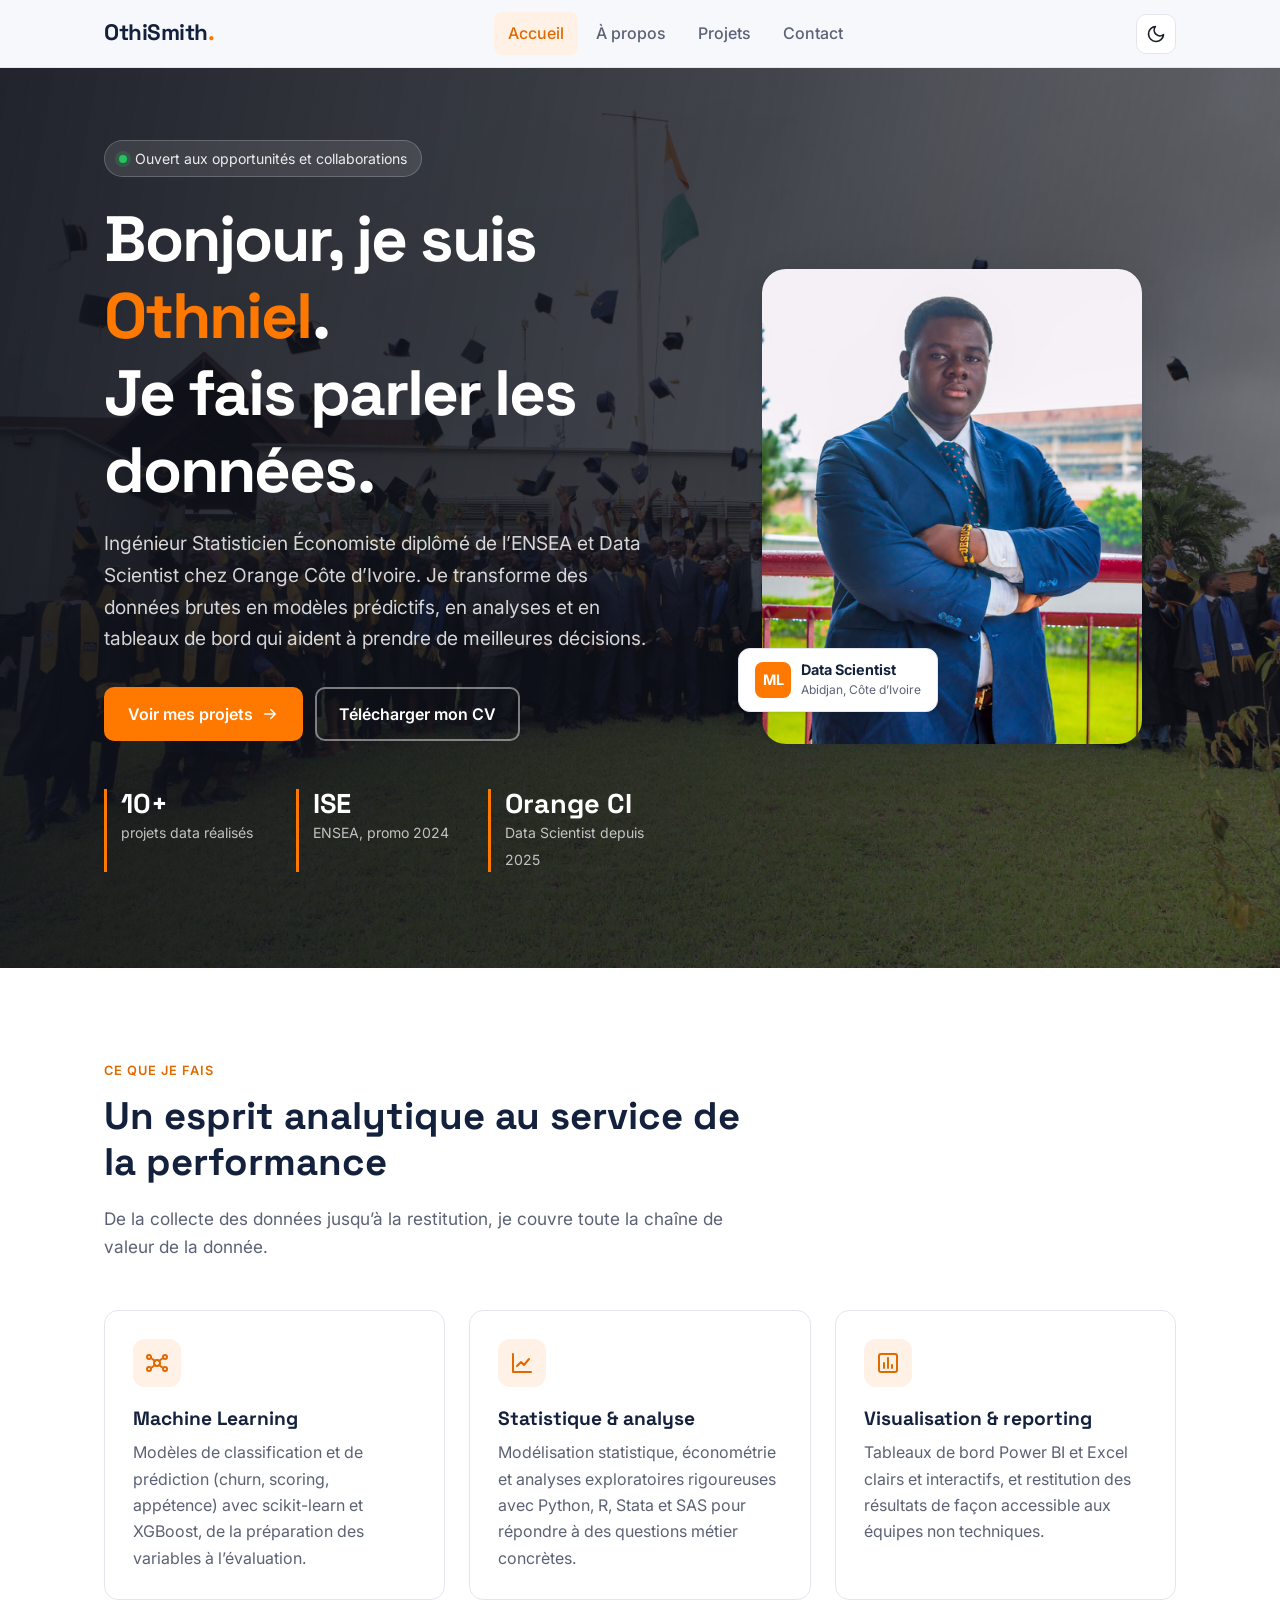
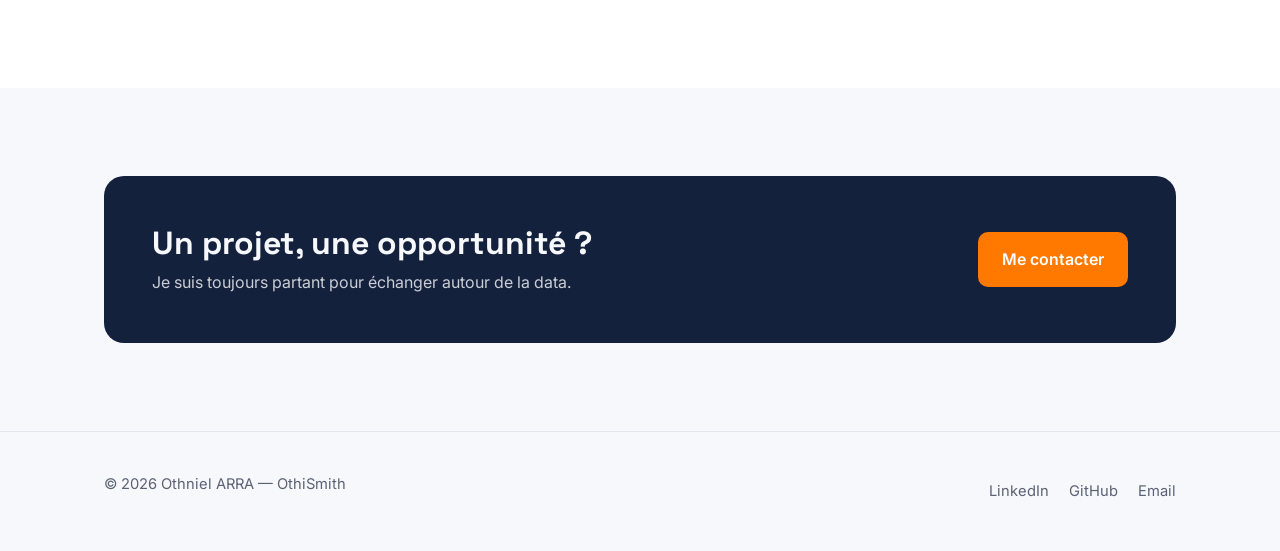
<file: index.html>
<!DOCTYPE html>
<html lang="fr">
<head>
  <meta charset="UTF-8">
  <meta name="viewport" content="width=device-width, initial-scale=1.0">
  <title>Othniel ARRA — Data Scientist | OthiSmith</title>
  <meta name="description" content="Portfolio d'Othniel ARRA, Ingénieur Statisticien Économiste (ENSEA) et Data Scientist chez Orange Côte d'Ivoire : machine learning, analyse de données, NLP et visualisation.">
  <meta property="og:type" content="website">
  <meta property="og:title" content="Othniel ARRA — Data Scientist">
  <meta property="og:description" content="Ingénieur Statisticien & Data Scientist. Découvrez mes projets en machine learning, NLP et visualisation de données.">
  <link rel="icon" href="assets/favicon.svg" type="image/svg+xml">
  <link rel="preconnect" href="https://fonts.googleapis.com">
  <link rel="preconnect" href="https://fonts.gstatic.com" crossorigin>
  <link href="https://fonts.googleapis.com/css2?family=Inter:wght@400;500;600;700&family=Space+Grotesk:wght@500;700&display=swap" rel="stylesheet">
  <link rel="stylesheet" href="style.css">
  <script>
    try {
      var t = localStorage.getItem('theme');
      if (!t) t = matchMedia('(prefers-color-scheme: dark)').matches ? 'dark' : 'light';
      document.documentElement.dataset.theme = t;
    } catch (e) {}
  </script>
</head>
<body>
  <a href="#contenu" class="skip-link">Aller au contenu</a>

  <header class="site-header">
    <nav class="container nav" aria-label="Navigation principale">
      <a href="index.html" class="logo">OthiSmith<span>.</span></a>
      <ul class="nav-links" id="nav-links">
        <li><a href="index.html" aria-current="page">Accueil</a></li>
        <li><a href="about.html">À propos</a></li>
        <li><a href="projects.html">Projets</a></li>
        <li><a href="contact.html">Contact</a></li>
      </ul>
      <div class="nav-actions">
        <button class="icon-btn theme-toggle" type="button" aria-label="Changer de thème">
          <svg class="icon-moon" viewBox="0 0 24 24" fill="none" stroke="currentColor" stroke-width="2" stroke-linecap="round" stroke-linejoin="round"><path d="M21 12.8A9 9 0 1 1 11.2 3a7 7 0 0 0 9.8 9.8z"/></svg>
          <svg class="icon-sun" viewBox="0 0 24 24" fill="none" stroke="currentColor" stroke-width="2" stroke-linecap="round"><circle cx="12" cy="12" r="4"/><path d="M12 2v2M12 20v2M4.9 4.9l1.4 1.4M17.7 17.7l1.4 1.4M2 12h2M20 12h2M4.9 19.1l1.4-1.4M17.7 6.3l1.4-1.4"/></svg>
        </button>
        <button class="icon-btn menu-toggle" type="button" aria-label="Ouvrir le menu" aria-controls="nav-links" aria-expanded="false">
          <svg viewBox="0 0 24 24" fill="none" stroke="currentColor" stroke-width="2" stroke-linecap="round"><path d="M4 7h16M4 12h16M4 17h16"/></svg>
        </button>
      </div>
    </nav>
  </header>

  <main id="contenu">
    <section class="hero">
      <div class="container hero-grid">
        <div>
          <span class="status-pill"><span class="dot"></span>Ouvert aux opportunités et collaborations</span>
          <h1>Bonjour, je suis <span class="highlight">Othniel</span>.<br>Je fais parler les données.</h1>
          <p class="lead">
            Ingénieur Statisticien Économiste diplômé de l’ENSEA et Data Scientist chez Orange Côte d’Ivoire.
            Je transforme des données brutes en modèles prédictifs, en analyses et en tableaux de bord
            qui aident à prendre de meilleures décisions.
          </p>
          <div class="hero-buttons">
            <a href="projects.html" class="btn">
              Voir mes projets
              <svg viewBox="0 0 24 24" fill="none" stroke="currentColor" stroke-width="2" stroke-linecap="round" stroke-linejoin="round"><path d="M5 12h14M13 6l6 6-6 6"/></svg>
            </a>
            <a href="assets/CV_Othniel_ARRA.pdf" class="btn btn-ghost" download>Télécharger mon CV</a>
          </div>
          <div class="stats">
            <div><strong>10+</strong><span>projets data réalisés</span></div>
            <div><strong>ISE</strong><span>ENSEA, promo 2024</span></div>
            <div><strong>Orange CI</strong><span>Data Scientist depuis 2025</span></div>
          </div>
        </div>

        <div class="hero-photo">
          <img src="assets/smith.jpeg" alt="Portrait d'Othniel ARRA" width="956" height="1280">
          <div class="photo-badge">
            <span class="badge-icon">ML</span>
            <div><strong>Data Scientist</strong><small>Abidjan, Côte d’Ivoire</small></div>
          </div>
        </div>
      </div>
    </section>

    <section class="section section-alt">
      <div class="container">
        <div class="section-head reveal">
          <span class="eyebrow">Ce que je fais</span>
          <h2>Un esprit analytique au service de la performance</h2>
          <p>De la collecte des données jusqu’à la restitution, je couvre toute la chaîne de valeur de la donnée.</p>
        </div>
        <div class="grid-3">
          <article class="feature reveal">
            <div class="feature-icon">
              <svg viewBox="0 0 24 24" fill="none" stroke="currentColor" stroke-width="2" stroke-linecap="round" stroke-linejoin="round"><circle cx="12" cy="12" r="3"/><circle cx="4" cy="6" r="2"/><circle cx="20" cy="6" r="2"/><circle cx="4" cy="18" r="2"/><circle cx="20" cy="18" r="2"/><path d="M6 7l4 3M18 7l-4 3M6 17l4-3M18 17l-4-3"/></svg>
            </div>
            <h3>Machine Learning</h3>
            <p>Modèles de classification et de prédiction (churn, scoring, appétence) avec scikit-learn et XGBoost, de la préparation des variables à l’évaluation.</p>
          </article>
          <article class="feature reveal">
            <div class="feature-icon">
              <svg viewBox="0 0 24 24" fill="none" stroke="currentColor" stroke-width="2" stroke-linecap="round" stroke-linejoin="round"><path d="M3 3v18h18"/><path d="M7 15l4-4 3 3 5-6"/></svg>
            </div>
            <h3>Statistique & analyse</h3>
            <p>Modélisation statistique, économétrie et analyses exploratoires rigoureuses avec Python, R, Stata et SAS pour répondre à des questions métier concrètes.</p>
          </article>
          <article class="feature reveal">
            <div class="feature-icon">
              <svg viewBox="0 0 24 24" fill="none" stroke="currentColor" stroke-width="2" stroke-linecap="round" stroke-linejoin="round"><rect x="3" y="3" width="18" height="18" rx="2"/><path d="M8 17v-5M12 17V7M16 17v-3"/></svg>
            </div>
            <h3>Visualisation & reporting</h3>
            <p>Tableaux de bord Power BI et Excel clairs et interactifs, et restitution des résultats de façon accessible aux équipes non techniques.</p>
          </article>
        </div>
      </div>
    </section>

    <section class="section">
      <div class="container">
        <div class="cta reveal">
          <div>
            <h2>Un projet, une opportunité ?</h2>
            <p>Je suis toujours partant pour échanger autour de la data.</p>
          </div>
          <a href="contact.html" class="btn">Me contacter</a>
        </div>
      </div>
    </section>
  </main>

  <footer class="site-footer">
    <div class="container footer-inner">
      <p>&copy; <span class="year"></span> Othniel ARRA — OthiSmith</p>
      <div class="footer-links">
        <a href="https://www.linkedin.com/in/othniel-arra-552b61217/" target="_blank" rel="noopener">LinkedIn</a>
        <a href="https://github.com/OthiSmith" target="_blank" rel="noopener">GitHub</a>
        <a href="mailto:yannothnielarra2907@gmail.com">Email</a>
      </div>
    </div>
  </footer>

  <script src="main.js"></script>
</body>
</html>
</file>
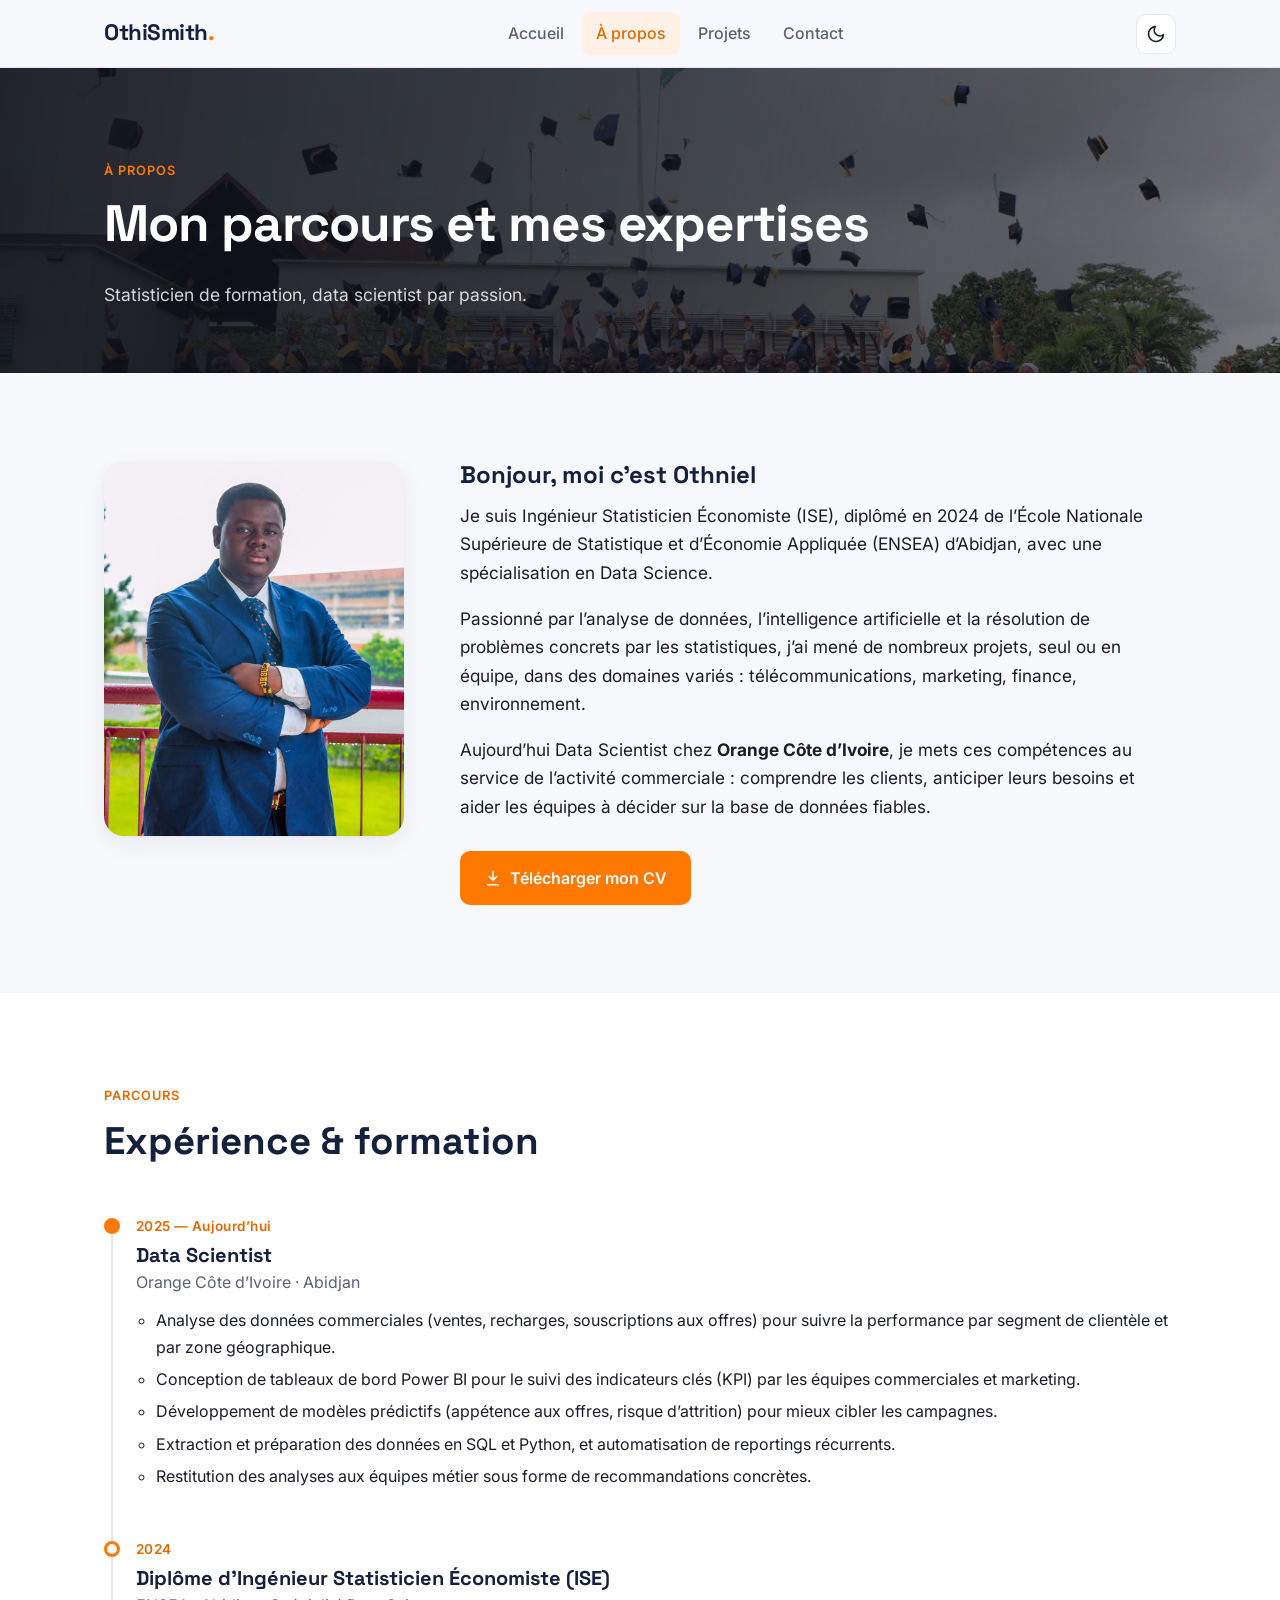
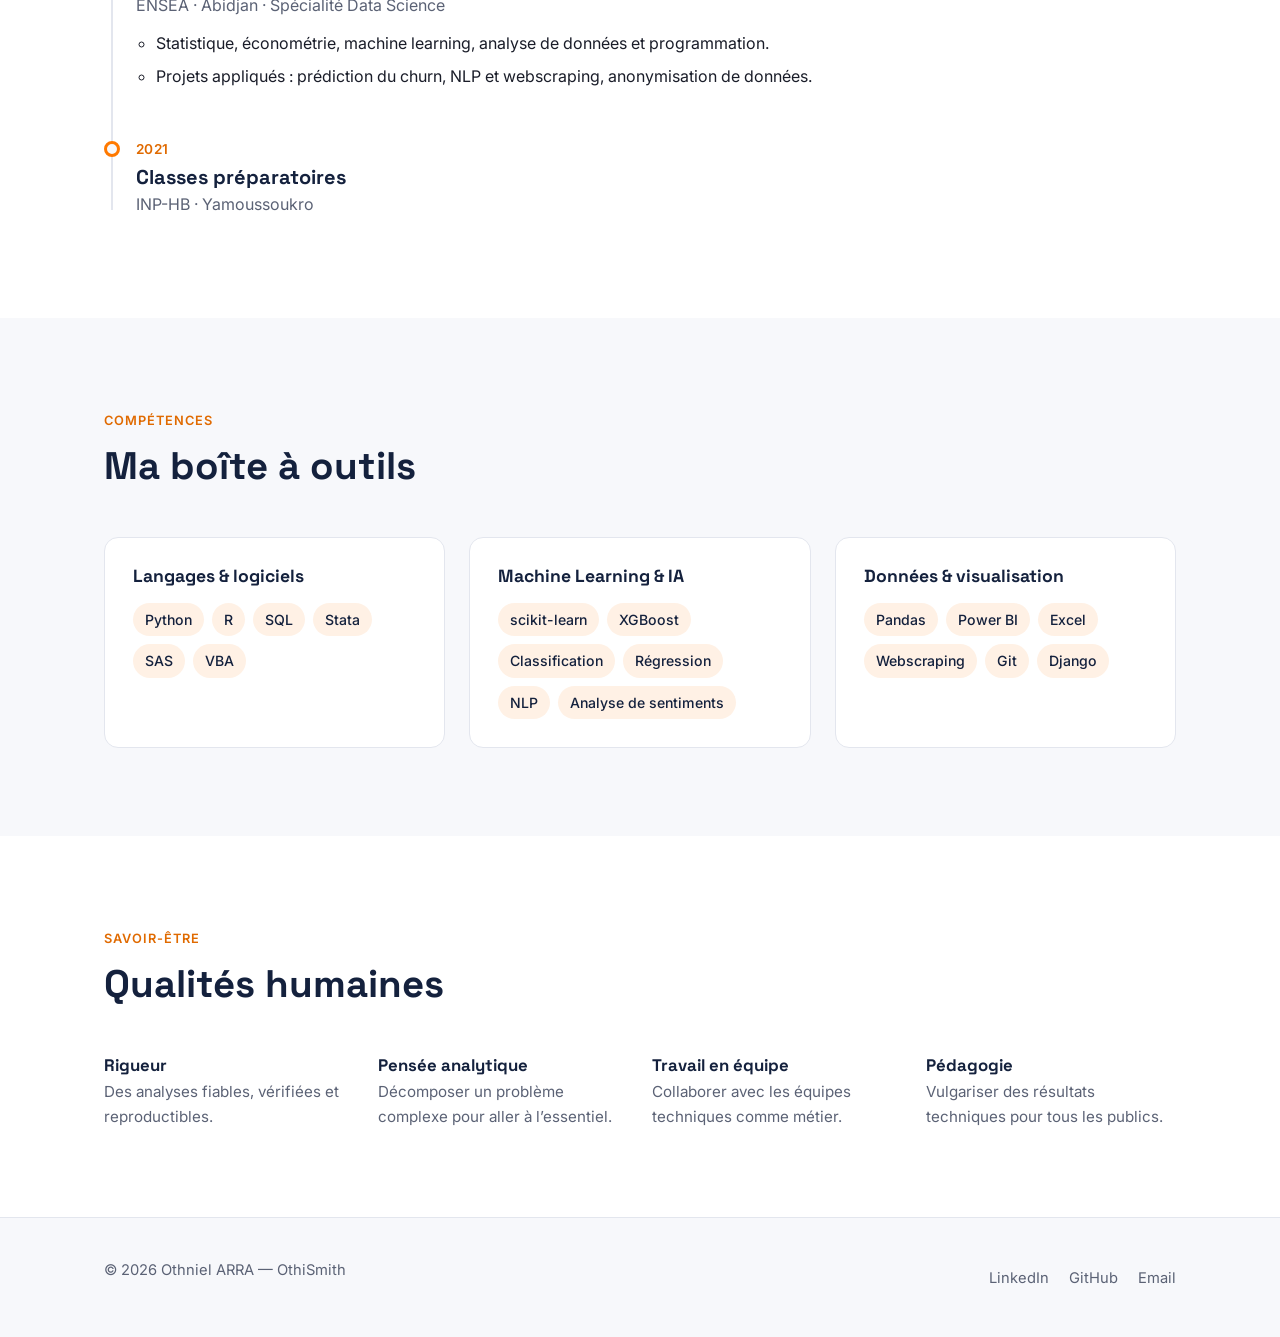
<file: about.html>
<!DOCTYPE html>
<html lang="fr">
<head>
  <meta charset="UTF-8">
  <meta name="viewport" content="width=device-width, initial-scale=1.0">
  <title>À propos — Othniel ARRA | OthiSmith</title>
  <meta name="description" content="Parcours, expérience chez Orange Côte d'Ivoire et compétences d'Othniel ARRA, Ingénieur Statisticien Économiste (ENSEA) et Data Scientist.">
  <meta property="og:type" content="website">
  <meta property="og:title" content="À propos — Othniel ARRA, Data Scientist">
  <meta property="og:description" content="Mon parcours, mon expérience et mes compétences en data science.">
  <link rel="icon" href="assets/favicon.svg" type="image/svg+xml">
  <link rel="preconnect" href="https://fonts.googleapis.com">
  <link rel="preconnect" href="https://fonts.gstatic.com" crossorigin>
  <link href="https://fonts.googleapis.com/css2?family=Inter:wght@400;500;600;700&family=Space+Grotesk:wght@500;700&display=swap" rel="stylesheet">
  <link rel="stylesheet" href="style.css">
  <script>
    try {
      var t = localStorage.getItem('theme');
      if (!t) t = matchMedia('(prefers-color-scheme: dark)').matches ? 'dark' : 'light';
      document.documentElement.dataset.theme = t;
    } catch (e) {}
  </script>
</head>
<body>
  <a href="#contenu" class="skip-link">Aller au contenu</a>

  <header class="site-header">
    <nav class="container nav" aria-label="Navigation principale">
      <a href="index.html" class="logo">OthiSmith<span>.</span></a>
      <ul class="nav-links" id="nav-links">
        <li><a href="index.html">Accueil</a></li>
        <li><a href="about.html" aria-current="page">À propos</a></li>
        <li><a href="projects.html">Projets</a></li>
        <li><a href="contact.html">Contact</a></li>
      </ul>
      <div class="nav-actions">
        <button class="icon-btn theme-toggle" type="button" aria-label="Changer de thème">
          <svg class="icon-moon" viewBox="0 0 24 24" fill="none" stroke="currentColor" stroke-width="2" stroke-linecap="round" stroke-linejoin="round"><path d="M21 12.8A9 9 0 1 1 11.2 3a7 7 0 0 0 9.8 9.8z"/></svg>
          <svg class="icon-sun" viewBox="0 0 24 24" fill="none" stroke="currentColor" stroke-width="2" stroke-linecap="round"><circle cx="12" cy="12" r="4"/><path d="M12 2v2M12 20v2M4.9 4.9l1.4 1.4M17.7 17.7l1.4 1.4M2 12h2M20 12h2M4.9 19.1l1.4-1.4M17.7 6.3l1.4-1.4"/></svg>
        </button>
        <button class="icon-btn menu-toggle" type="button" aria-label="Ouvrir le menu" aria-controls="nav-links" aria-expanded="false">
          <svg viewBox="0 0 24 24" fill="none" stroke="currentColor" stroke-width="2" stroke-linecap="round"><path d="M4 7h16M4 12h16M4 17h16"/></svg>
        </button>
      </div>
    </nav>
  </header>

  <main id="contenu">
    <section class="page-hero">
      <div class="container">
        <span class="eyebrow">À propos</span>
        <h1>Mon parcours et mes expertises</h1>
        <p>Statisticien de formation, data scientist par passion.</p>
      </div>
    </section>

    <section class="section">
      <div class="container about-grid">
        <img src="assets/smith.jpeg" alt="Portrait d'Othniel ARRA" class="about-photo" width="956" height="1280">
        <div class="about-text">
          <h2>Bonjour, moi c’est Othniel</h2>
          <p>
            Je suis Ingénieur Statisticien Économiste (ISE), diplômé en 2024 de l’École Nationale Supérieure
            de Statistique et d’Économie Appliquée (ENSEA) d’Abidjan, avec une spécialisation en Data Science.
          </p>
          <p>
            Passionné par l’analyse de données, l’intelligence artificielle et la résolution de problèmes concrets
            par les statistiques, j’ai mené de nombreux projets, seul ou en équipe, dans des domaines variés :
            télécommunications, marketing, finance, environnement.
          </p>
          <p>
            Aujourd’hui Data Scientist chez <strong>Orange Côte d’Ivoire</strong>, je mets ces compétences au service
            de l’activité commerciale : comprendre les clients, anticiper leurs besoins et aider les équipes à décider
            sur la base de données fiables.
          </p>
          <a href="assets/CV_Othniel_ARRA.pdf" class="btn" download>
            <svg viewBox="0 0 24 24" fill="none" stroke="currentColor" stroke-width="2" stroke-linecap="round" stroke-linejoin="round"><path d="M12 3v12M7 10l5 5 5-5M5 21h14"/></svg>
            Télécharger mon CV
          </a>
        </div>
      </div>
    </section>

    <section class="section section-alt">
      <div class="container">
        <div class="section-head reveal">
          <span class="eyebrow">Parcours</span>
          <h2>Expérience & formation</h2>
        </div>

        <ol class="timeline">
          <!-- Missions Orange CI : à adapter selon tes tâches réelles -->
          <li class="current reveal">
            <span class="timeline-date">2025 — Aujourd’hui</span>
            <h3>Data Scientist</h3>
            <p class="org">Orange Côte d’Ivoire · Abidjan</p>
            <ul>
              <li>Analyse des données commerciales (ventes, recharges, souscriptions aux offres) pour suivre la performance par segment de clientèle et par zone géographique.</li>
              <li>Conception de tableaux de bord Power BI pour le suivi des indicateurs clés (KPI) par les équipes commerciales et marketing.</li>
              <li>Développement de modèles prédictifs (appétence aux offres, risque d’attrition) pour mieux cibler les campagnes.</li>
              <li>Extraction et préparation des données en SQL et Python, et automatisation de reportings récurrents.</li>
              <li>Restitution des analyses aux équipes métier sous forme de recommandations concrètes.</li>
            </ul>
          </li>
          <li class="reveal">
            <span class="timeline-date">2024</span>
            <h3>Diplôme d’Ingénieur Statisticien Économiste (ISE)</h3>
            <p class="org">ENSEA · Abidjan · Spécialité Data Science</p>
            <ul>
              <li>Statistique, économétrie, machine learning, analyse de données et programmation.</li>
              <li>Projets appliqués : prédiction du churn, NLP et webscraping, anonymisation de données.</li>
            </ul>
          </li>
          <li class="reveal">
            <span class="timeline-date">2021</span>
            <h3>Classes préparatoires</h3>
            <p class="org">INP-HB · Yamoussoukro</p>
          </li>
        </ol>
      </div>
    </section>

    <section class="section">
      <div class="container">
        <div class="section-head reveal">
          <span class="eyebrow">Compétences</span>
          <h2>Ma boîte à outils</h2>
        </div>
        <div class="grid-3">
          <div class="skill-group reveal">
            <h3>Langages & logiciels</h3>
            <ul class="tags">
              <li>Python</li><li>R</li><li>SQL</li><li>Stata</li><li>SAS</li><li>VBA</li>
            </ul>
          </div>
          <div class="skill-group reveal">
            <h3>Machine Learning & IA</h3>
            <ul class="tags">
              <li>scikit-learn</li><li>XGBoost</li><li>Classification</li><li>Régression</li><li>NLP</li><li>Analyse de sentiments</li>
            </ul>
          </div>
          <div class="skill-group reveal">
            <h3>Données & visualisation</h3>
            <ul class="tags">
              <li>Pandas</li><li>Power BI</li><li>Excel</li><li>Webscraping</li><li>Git</li><li>Django</li>
            </ul>
          </div>
        </div>
      </div>
    </section>

    <section class="section section-alt">
      <div class="container">
        <div class="section-head reveal">
          <span class="eyebrow">Savoir-être</span>
          <h2>Qualités humaines</h2>
        </div>
        <div class="qualities">
          <div class="reveal">
            <h3>Rigueur</h3>
            <p>Des analyses fiables, vérifiées et reproductibles.</p>
          </div>
          <div class="reveal">
            <h3>Pensée analytique</h3>
            <p>Décomposer un problème complexe pour aller à l’essentiel.</p>
          </div>
          <div class="reveal">
            <h3>Travail en équipe</h3>
            <p>Collaborer avec les équipes techniques comme métier.</p>
          </div>
          <div class="reveal">
            <h3>Pédagogie</h3>
            <p>Vulgariser des résultats techniques pour tous les publics.</p>
          </div>
        </div>
      </div>
    </section>
  </main>

  <footer class="site-footer">
    <div class="container footer-inner">
      <p>&copy; <span class="year"></span> Othniel ARRA — OthiSmith</p>
      <div class="footer-links">
        <a href="https://www.linkedin.com/in/othniel-arra-552b61217/" target="_blank" rel="noopener">LinkedIn</a>
        <a href="https://github.com/OthiSmith" target="_blank" rel="noopener">GitHub</a>
        <a href="mailto:yannothnielarra2907@gmail.com">Email</a>
      </div>
    </div>
  </footer>

  <script src="main.js"></script>
</body>
</html>
</file>
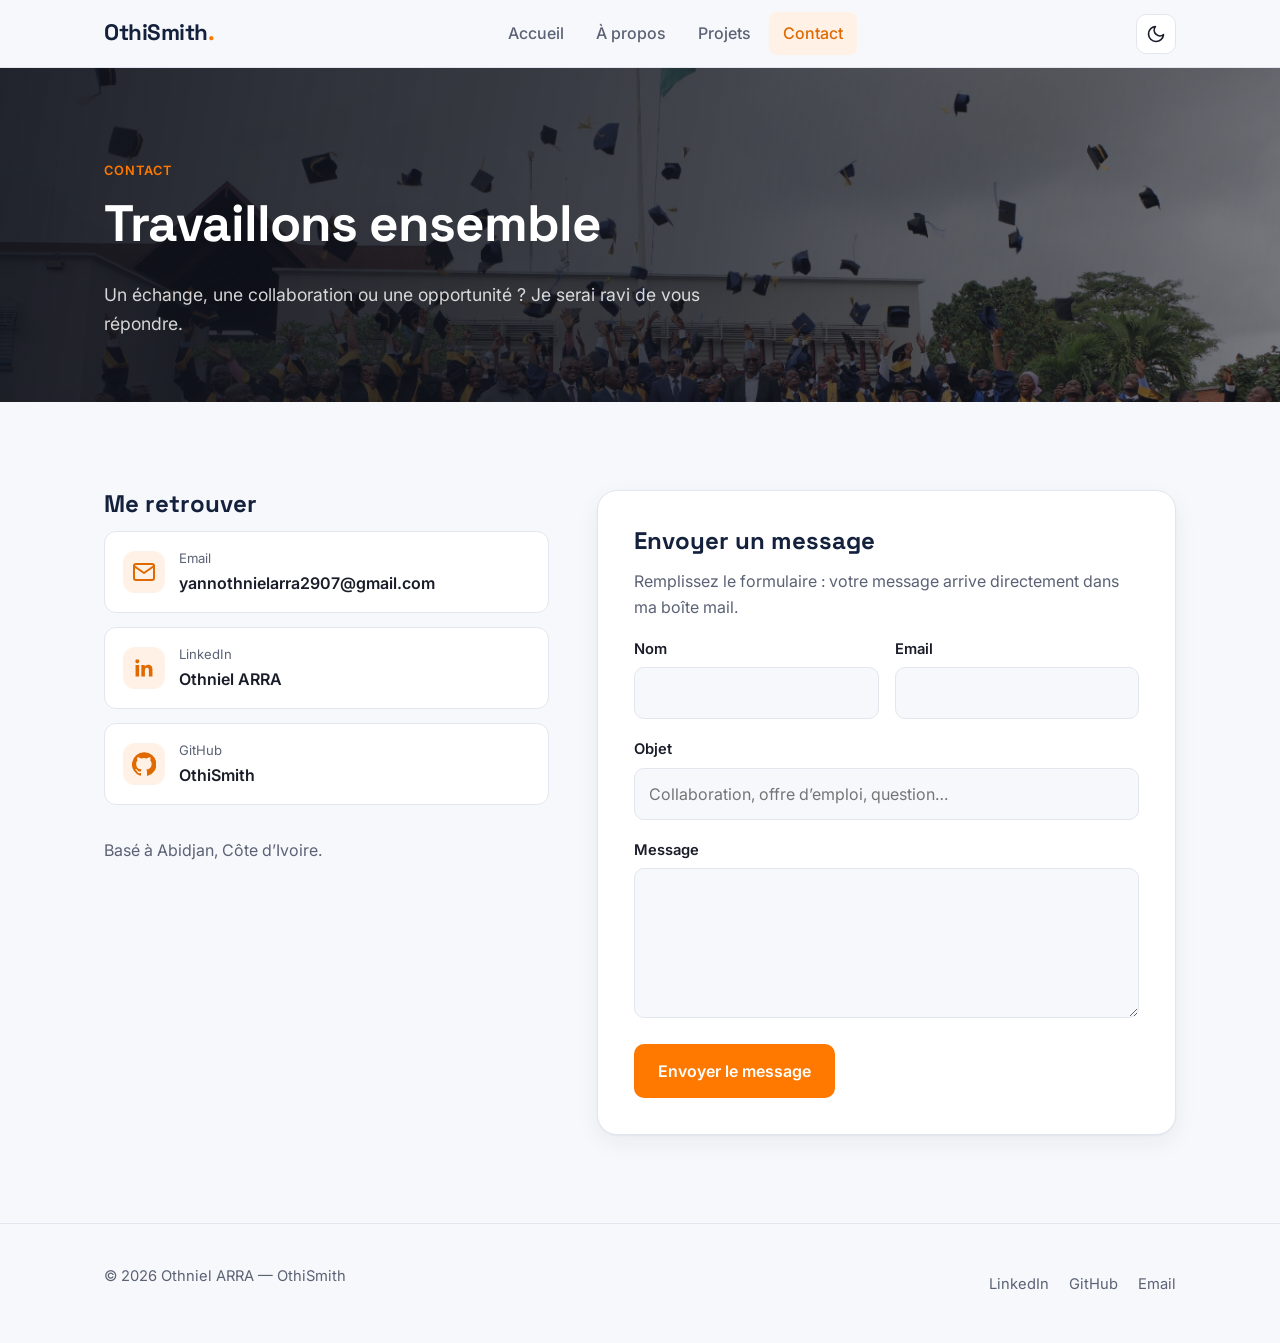
<file: contact.html>
<!DOCTYPE html>
<html lang="fr">
<head>
  <meta charset="UTF-8">
  <meta name="viewport" content="width=device-width, initial-scale=1.0">
  <title>Contact — Othniel ARRA | OthiSmith</title>
  <meta name="description" content="Contactez Othniel ARRA, Data Scientist, pour une collaboration, une opportunité ou un échange autour de la data.">
  <meta property="og:type" content="website">
  <meta property="og:title" content="Contact — Othniel ARRA, Data Scientist">
  <meta property="og:description" content="Une collaboration, une opportunité ? Écrivez-moi.">
  <link rel="icon" href="assets/favicon.svg" type="image/svg+xml">
  <link rel="preconnect" href="https://fonts.googleapis.com">
  <link rel="preconnect" href="https://fonts.gstatic.com" crossorigin>
  <link href="https://fonts.googleapis.com/css2?family=Inter:wght@400;500;600;700&family=Space+Grotesk:wght@500;700&display=swap" rel="stylesheet">
  <link rel="stylesheet" href="style.css">
  <script>
    try {
      var t = localStorage.getItem('theme');
      if (!t) t = matchMedia('(prefers-color-scheme: dark)').matches ? 'dark' : 'light';
      document.documentElement.dataset.theme = t;
    } catch (e) {}
  </script>
</head>
<body>
  <a href="#contenu" class="skip-link">Aller au contenu</a>

  <header class="site-header">
    <nav class="container nav" aria-label="Navigation principale">
      <a href="index.html" class="logo">OthiSmith<span>.</span></a>
      <ul class="nav-links" id="nav-links">
        <li><a href="index.html">Accueil</a></li>
        <li><a href="about.html">À propos</a></li>
        <li><a href="projects.html">Projets</a></li>
        <li><a href="contact.html" aria-current="page">Contact</a></li>
      </ul>
      <div class="nav-actions">
        <button class="icon-btn theme-toggle" type="button" aria-label="Changer de thème">
          <svg class="icon-moon" viewBox="0 0 24 24" fill="none" stroke="currentColor" stroke-width="2" stroke-linecap="round" stroke-linejoin="round"><path d="M21 12.8A9 9 0 1 1 11.2 3a7 7 0 0 0 9.8 9.8z"/></svg>
          <svg class="icon-sun" viewBox="0 0 24 24" fill="none" stroke="currentColor" stroke-width="2" stroke-linecap="round"><circle cx="12" cy="12" r="4"/><path d="M12 2v2M12 20v2M4.9 4.9l1.4 1.4M17.7 17.7l1.4 1.4M2 12h2M20 12h2M4.9 19.1l1.4-1.4M17.7 6.3l1.4-1.4"/></svg>
        </button>
        <button class="icon-btn menu-toggle" type="button" aria-label="Ouvrir le menu" aria-controls="nav-links" aria-expanded="false">
          <svg viewBox="0 0 24 24" fill="none" stroke="currentColor" stroke-width="2" stroke-linecap="round"><path d="M4 7h16M4 12h16M4 17h16"/></svg>
        </button>
      </div>
    </nav>
  </header>

  <main id="contenu">
    <section class="page-hero">
      <div class="container">
        <span class="eyebrow">Contact</span>
        <h1>Travaillons ensemble</h1>
        <p>Un échange, une collaboration ou une opportunité ? Je serai ravi de vous répondre.</p>
      </div>
    </section>

    <section class="section">
      <div class="container contact-grid">
        <div>
          <h2>Me retrouver</h2>
          <ul class="contact-list">
            <li>
              <a href="mailto:yannothnielarra2907@gmail.com">
                <span class="feature-icon">
                  <svg viewBox="0 0 24 24" fill="none" stroke="currentColor" stroke-width="2" stroke-linecap="round" stroke-linejoin="round"><rect x="2" y="4" width="20" height="16" rx="2"/><path d="M22 6l-10 7L2 6"/></svg>
                </span>
                <span><small>Email</small><strong>yannothnielarra2907@gmail.com</strong></span>
              </a>
            </li>
            <li>
              <a href="https://www.linkedin.com/in/othniel-arra-552b61217/" target="_blank" rel="noopener">
                <span class="feature-icon">
                  <svg viewBox="0 0 24 24" fill="currentColor"><path d="M20.45 20.45h-3.55v-5.57c0-1.33-.03-3.04-1.85-3.04-1.86 0-2.14 1.45-2.14 2.94v5.67H9.35V9h3.41v1.56h.05c.48-.9 1.64-1.85 3.37-1.85 3.6 0 4.27 2.37 4.27 5.46v6.28zM5.34 7.43a2.06 2.06 0 1 1 0-4.12 2.06 2.06 0 0 1 0 4.12zM7.12 20.45H3.56V9h3.56v11.45z"/></svg>
                </span>
                <span><small>LinkedIn</small><strong>Othniel ARRA</strong></span>
              </a>
            </li>
            <li>
              <a href="https://github.com/OthiSmith" target="_blank" rel="noopener">
                <span class="feature-icon">
                  <svg viewBox="0 0 24 24" fill="currentColor"><path d="M12 .3a12 12 0 0 0-3.8 23.4c.6.1.8-.3.8-.6v-2c-3.3.7-4-1.6-4-1.6-.6-1.4-1.4-1.8-1.4-1.8-1-.7.1-.7.1-.7 1.2.1 1.8 1.2 1.8 1.2 1 1.8 2.8 1.3 3.5 1 0-.8.4-1.3.7-1.6-2.7-.3-5.5-1.3-5.5-6 0-1.2.5-2.3 1.3-3.1-.2-.4-.6-1.6 0-3.2 0 0 1-.3 3.4 1.2a11.5 11.5 0 0 1 6 0c2.3-1.5 3.3-1.2 3.3-1.2.6 1.6.2 2.8.1 3.2.8.8 1.3 1.9 1.3 3.2 0 4.6-2.8 5.6-5.5 5.9.5.4.9 1.2.9 2.3v3.3c0 .3.1.7.8.6A12 12 0 0 0 12 .3"/></svg>
                </span>
                <span><small>GitHub</small><strong>OthiSmith</strong></span>
              </a>
            </li>
          </ul>
          <p style="color: var(--text-muted);">Basé à Abidjan, Côte d’Ivoire.</p>
        </div>

        <div class="form-card">
          <h2>Envoyer un message</h2>
          <p>Remplissez le formulaire : votre message arrive directement dans ma boîte mail.</p>
          <form id="contact-form" action="https://formspree.io/f/xpwdnpjq" method="POST">
            <div class="form-row">
              <div class="field">
                <label for="name">Nom</label>
                <input type="text" id="name" name="name" autocomplete="name" required>
              </div>
              <div class="field">
                <label for="email">Email</label>
                <input type="email" id="email" name="email" autocomplete="email" required>
              </div>
            </div>
            <div class="field">
              <label for="subject">Objet</label>
              <input type="text" id="subject" name="objet" placeholder="Collaboration, offre d’emploi, question…">
            </div>
            <div class="field">
              <label for="message">Message</label>
              <textarea id="message" name="message" required></textarea>
            </div>
            <!-- Objet du mail reçu + piège anti-spam (champ invisible) -->
            <input type="hidden" name="_subject" value="Nouveau message depuis ton portfolio">
            <input type="text" name="_gotcha" class="hp-field" tabindex="-1" autocomplete="off" aria-hidden="true">
            <button type="submit" class="btn">Envoyer le message</button>
            <p class="form-status" role="status" aria-live="polite"></p>
          </form>
        </div>
      </div>
    </section>
  </main>

  <footer class="site-footer">
    <div class="container footer-inner">
      <p>&copy; <span class="year"></span> Othniel ARRA — OthiSmith</p>
      <div class="footer-links">
        <a href="https://www.linkedin.com/in/othniel-arra-552b61217/" target="_blank" rel="noopener">LinkedIn</a>
        <a href="https://github.com/OthiSmith" target="_blank" rel="noopener">GitHub</a>
        <a href="mailto:yannothnielarra2907@gmail.com">Email</a>
      </div>
    </div>
  </footer>

  <script src="main.js"></script>
</body>
</html>
</file>
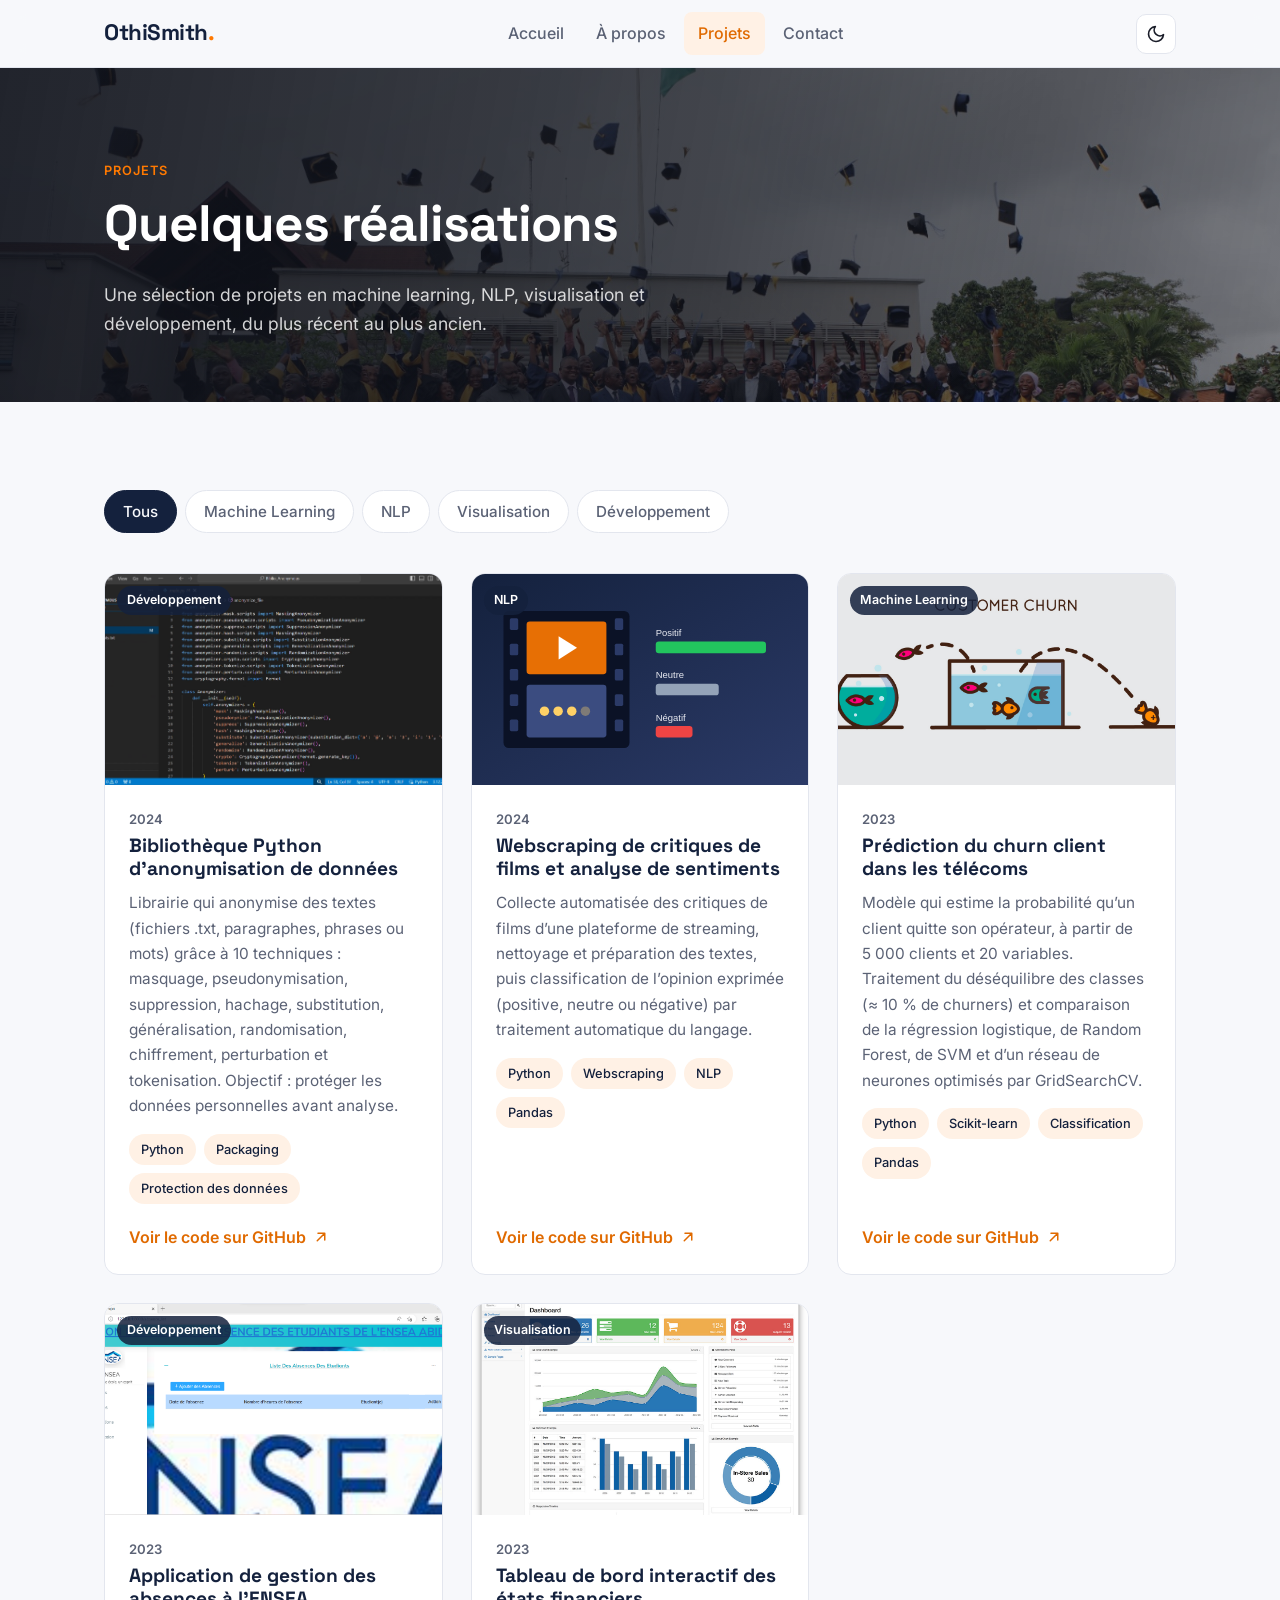
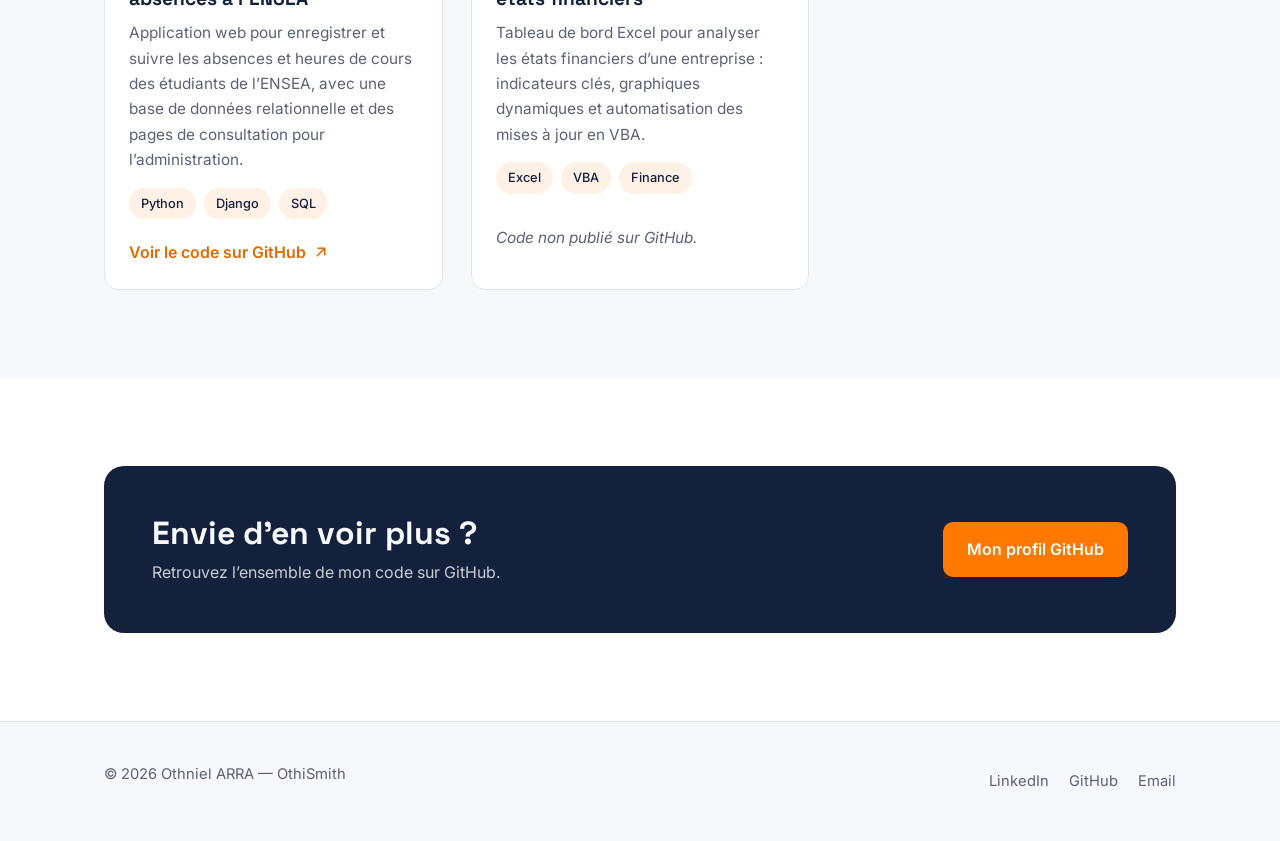
<file: projects.html>
<!DOCTYPE html>
<html lang="fr">
<head>
  <meta charset="UTF-8">
  <meta name="viewport" content="width=device-width, initial-scale=1.0">
  <title>Projets — Othniel ARRA | OthiSmith</title>
  <meta name="description" content="Projets data science d'Othniel ARRA : prédiction du churn, analyse de sentiments, anonymisation de données, applications et tableaux de bord.">
  <meta property="og:type" content="website">
  <meta property="og:title" content="Projets — Othniel ARRA, Data Scientist">
  <meta property="og:description" content="Machine learning, NLP, visualisation : une sélection de mes réalisations.">
  <link rel="icon" href="assets/favicon.svg" type="image/svg+xml">
  <link rel="preconnect" href="https://fonts.googleapis.com">
  <link rel="preconnect" href="https://fonts.gstatic.com" crossorigin>
  <link href="https://fonts.googleapis.com/css2?family=Inter:wght@400;500;600;700&family=Space+Grotesk:wght@500;700&display=swap" rel="stylesheet">
  <link rel="stylesheet" href="style.css">
  <script>
    try {
      var t = localStorage.getItem('theme');
      if (!t) t = matchMedia('(prefers-color-scheme: dark)').matches ? 'dark' : 'light';
      document.documentElement.dataset.theme = t;
    } catch (e) {}
  </script>
</head>
<body>
  <a href="#contenu" class="skip-link">Aller au contenu</a>

  <header class="site-header">
    <nav class="container nav" aria-label="Navigation principale">
      <a href="index.html" class="logo">OthiSmith<span>.</span></a>
      <ul class="nav-links" id="nav-links">
        <li><a href="index.html">Accueil</a></li>
        <li><a href="about.html">À propos</a></li>
        <li><a href="projects.html" aria-current="page">Projets</a></li>
        <li><a href="contact.html">Contact</a></li>
      </ul>
      <div class="nav-actions">
        <button class="icon-btn theme-toggle" type="button" aria-label="Changer de thème">
          <svg class="icon-moon" viewBox="0 0 24 24" fill="none" stroke="currentColor" stroke-width="2" stroke-linecap="round" stroke-linejoin="round"><path d="M21 12.8A9 9 0 1 1 11.2 3a7 7 0 0 0 9.8 9.8z"/></svg>
          <svg class="icon-sun" viewBox="0 0 24 24" fill="none" stroke="currentColor" stroke-width="2" stroke-linecap="round"><circle cx="12" cy="12" r="4"/><path d="M12 2v2M12 20v2M4.9 4.9l1.4 1.4M17.7 17.7l1.4 1.4M2 12h2M20 12h2M4.9 19.1l1.4-1.4M17.7 6.3l1.4-1.4"/></svg>
        </button>
        <button class="icon-btn menu-toggle" type="button" aria-label="Ouvrir le menu" aria-controls="nav-links" aria-expanded="false">
          <svg viewBox="0 0 24 24" fill="none" stroke="currentColor" stroke-width="2" stroke-linecap="round"><path d="M4 7h16M4 12h16M4 17h16"/></svg>
        </button>
      </div>
    </nav>
  </header>

  <main id="contenu">
    <section class="page-hero">
      <div class="container">
        <span class="eyebrow">Projets</span>
        <h1>Quelques réalisations</h1>
        <p>Une sélection de projets en machine learning, NLP, visualisation et développement, du plus récent au plus ancien.</p>
      </div>
    </section>

    <section class="section">
      <div class="container">
        <div class="filter-buttons" role="group" aria-label="Filtrer les projets">
          <button class="filter-btn active" type="button" data-filter="all" aria-pressed="true">Tous</button>
          <button class="filter-btn" type="button" data-filter="ml" aria-pressed="false">Machine Learning</button>
          <button class="filter-btn" type="button" data-filter="nlp" aria-pressed="false">NLP</button>
          <button class="filter-btn" type="button" data-filter="viz" aria-pressed="false">Visualisation</button>
          <button class="filter-btn" type="button" data-filter="dev" aria-pressed="false">Développement</button>
        </div>

        <div class="project-list">
          <article class="card" data-category="dev">
            <div class="card-media">
              <img src="assets/ano.png" alt="Aperçu de la bibliothèque d'anonymisation" loading="lazy">
              <span class="card-category">Développement</span>
            </div>
            <div class="card-body">
              <span class="card-year">2024</span>
              <h3>Bibliothèque Python d’anonymisation de données</h3>
              <p>
                Librairie qui anonymise des textes (fichiers .txt, paragraphes, phrases ou mots) grâce à 10 techniques :
                masquage, pseudonymisation, suppression, hachage, substitution, généralisation, randomisation,
                chiffrement, perturbation et tokenisation. Objectif : protéger les données personnelles avant analyse.
              </p>
              <ul class="tags"><li>Python</li><li>Packaging</li><li>Protection des données</li></ul>
              <a href="https://github.com/OthiSmith/Biblio_Anonymous" class="card-link" target="_blank" rel="noopener">
                Voir le code sur GitHub
                <svg viewBox="0 0 24 24" fill="none" stroke="currentColor" stroke-width="2" stroke-linecap="round" stroke-linejoin="round"><path d="M7 17L17 7M8 7h9v9"/></svg>
              </a>
            </div>
          </article>

          <article class="card" data-category="nlp">
            <div class="card-media">
              <img src="assets/critiques.svg" alt="Illustration : pellicule de film et répartition des sentiments" loading="lazy">
              <span class="card-category">NLP</span>
            </div>
            <div class="card-body">
              <span class="card-year">2024</span>
              <h3>Webscraping de critiques de films et analyse de sentiments</h3>
              <p>
                Collecte automatisée des critiques de films d’une plateforme de streaming, nettoyage et préparation
                des textes, puis classification de l’opinion exprimée (positive, neutre ou négative) par traitement
                automatique du langage.
              </p>
              <ul class="tags"><li>Python</li><li>Webscraping</li><li>NLP</li><li>Pandas</li></ul>
              <a href="https://github.com/OthiSmith/Webscraping_critiques_de_films_et_analyse_de_sentiments" class="card-link" target="_blank" rel="noopener">
                Voir le code sur GitHub
                <svg viewBox="0 0 24 24" fill="none" stroke="currentColor" stroke-width="2" stroke-linecap="round" stroke-linejoin="round"><path d="M7 17L17 7M8 7h9v9"/></svg>
              </a>
            </div>
          </article>

          <article class="card" data-category="ml">
            <div class="card-media">
              <img src="assets/churn.png" alt="Aperçu du projet de prédiction du churn" loading="lazy">
              <span class="card-category">Machine Learning</span>
            </div>
            <div class="card-body">
              <span class="card-year">2023</span>
              <h3>Prédiction du churn client dans les télécoms</h3>
              <p>
                Modèle qui estime la probabilité qu’un client quitte son opérateur, à partir de 5&nbsp;000 clients et
                20 variables. Traitement du déséquilibre des classes (≈&nbsp;10&nbsp;% de churners) et comparaison de la régression
                logistique, de Random Forest, de SVM et d’un réseau de neurones optimisés par GridSearchCV.
              </p>
              <ul class="tags"><li>Python</li><li>Scikit-learn</li><li>Classification</li><li>Pandas</li></ul>
              <a href="https://github.com/OthiSmith/Modele_de_Prediction_du_Churn_Client" class="card-link" target="_blank" rel="noopener">
                Voir le code sur GitHub
                <svg viewBox="0 0 24 24" fill="none" stroke="currentColor" stroke-width="2" stroke-linecap="round" stroke-linejoin="round"><path d="M7 17L17 7M8 7h9v9"/></svg>
              </a>
            </div>
          </article>

          <article class="card" data-category="dev">
            <div class="card-media">
              <img src="assets/liste_absence.png" alt="Aperçu de l'application de gestion des absences" loading="lazy">
              <span class="card-category">Développement</span>
            </div>
            <div class="card-body">
              <span class="card-year">2023</span>
              <h3>Application de gestion des absences à l’ENSEA</h3>
              <p>
                Application web pour enregistrer et suivre les absences et heures de cours des étudiants de l’ENSEA,
                avec une base de données relationnelle et des pages de consultation pour l’administration.
              </p>
              <ul class="tags"><li>Python</li><li>Django</li><li>SQL</li></ul>
              <a href="https://github.com/OthiSmith/Application_Gestion_Absences" class="card-link" target="_blank" rel="noopener">
                Voir le code sur GitHub
                <svg viewBox="0 0 24 24" fill="none" stroke="currentColor" stroke-width="2" stroke-linecap="round" stroke-linejoin="round"><path d="M7 17L17 7M8 7h9v9"/></svg>
              </a>
            </div>
          </article>

          <article class="card" data-category="viz">
            <div class="card-media">
              <img src="assets/tab.jpg" alt="Aperçu du tableau de bord financier" loading="lazy">
              <span class="card-category">Visualisation</span>
            </div>
            <div class="card-body">
              <span class="card-year">2023</span>
              <h3>Tableau de bord interactif des états financiers</h3>
              <p>
                Tableau de bord Excel pour analyser les états financiers d’une entreprise : indicateurs clés,
                graphiques dynamiques et automatisation des mises à jour en VBA.
              </p>
              <ul class="tags"><li>Excel</li><li>VBA</li><li>Finance</li></ul>
              <p class="card-note">Code non publié sur GitHub.</p>
            </div>
          </article>
        </div>
      </div>
    </section>

    <section class="section section-alt">
      <div class="container">
        <div class="cta reveal">
          <div>
            <h2>Envie d’en voir plus ?</h2>
            <p>Retrouvez l’ensemble de mon code sur GitHub.</p>
          </div>
          <a href="https://github.com/OthiSmith" class="btn" target="_blank" rel="noopener">Mon profil GitHub</a>
        </div>
      </div>
    </section>
  </main>

  <footer class="site-footer">
    <div class="container footer-inner">
      <p>&copy; <span class="year"></span> Othniel ARRA — OthiSmith</p>
      <div class="footer-links">
        <a href="https://www.linkedin.com/in/othniel-arra-552b61217/" target="_blank" rel="noopener">LinkedIn</a>
        <a href="https://github.com/OthiSmith" target="_blank" rel="noopener">GitHub</a>
        <a href="mailto:yannothnielarra2907@gmail.com">Email</a>
      </div>
    </div>
  </footer>

  <script src="main.js"></script>
</body>
</html>
</file>
<file: style.css>
/* ==========================================================================
   Portfolio OthiSmith — feuille de style
   Les couleurs sont définies en variables : modifier :root suffit pour
   changer le thème clair, [data-theme="dark"] pour le thème sombre.
   ========================================================================== */

:root {
  --bg: #f7f8fb;
  --bg-alt: #ffffff;
  --surface: #ffffff;
  --text: #1a1d29;
  --text-muted: #5b6275;
  --border: #e3e6ee;
  --accent: #ff7900;          /* orange — clin d'œil à Orange CI */
  --accent-strong: #e06a00;
  --accent-soft: #fff1e5;
  --ink: #14213d;             /* bleu nuit pour les titres et le pied de page */
  --shadow: 0 1px 2px rgba(20, 33, 61, .04), 0 8px 24px rgba(20, 33, 61, .06);
  --shadow-hover: 0 2px 4px rgba(20, 33, 61, .06), 0 16px 40px rgba(20, 33, 61, .12);
  --radius: 14px;
  --header-h: 68px;
  color-scheme: light;
}

[data-theme="dark"] {
  --bg: #0e111a;
  --bg-alt: #141826;
  --surface: #181d2d;
  --text: #e8eaf1;
  --text-muted: #9aa1b5;
  --border: #272d40;
  --accent: #ff8a1f;
  --accent-strong: #ffa04d;
  --accent-soft: rgba(255, 138, 31, .12);
  --ink: #f2f4f8;
  --shadow: 0 1px 2px rgba(0, 0, 0, .3), 0 8px 24px rgba(0, 0, 0, .25);
  --shadow-hover: 0 2px 4px rgba(0, 0, 0, .35), 0 16px 40px rgba(0, 0, 0, .4);
  color-scheme: dark;
}

/* ---------- Base ---------- */
*, *::before, *::after { box-sizing: border-box; }

html { scroll-behavior: smooth; }

body {
  margin: 0;
  font-family: 'Inter', system-ui, -apple-system, 'Segoe UI', sans-serif;
  font-size: 1rem;
  line-height: 1.65;
  background: var(--bg);
  color: var(--text);
  -webkit-font-smoothing: antialiased;
  transition: background-color .25s ease, color .25s ease;
}

h1, h2, h3, h4 {
  font-family: 'Space Grotesk', 'Inter', sans-serif;
  color: var(--ink);
  line-height: 1.2;
  margin: 0 0 .5em;
}

p { margin: 0 0 1em; }
a { color: var(--accent-strong); }
img { max-width: 100%; height: auto; display: block; }

.container {
  width: 100%;
  max-width: 1120px;
  margin: 0 auto;
  padding: 0 24px;
}

.section { padding: 88px 0; }
.section-alt { background: var(--bg-alt); }

.section-head {
  max-width: 640px;
  margin-bottom: 48px;
}

.section-head h2 { font-size: clamp(1.8rem, 3vw, 2.4rem); }
.section-head p { color: var(--text-muted); font-size: 1.08rem; }

.eyebrow {
  display: inline-block;
  font-size: .8rem;
  font-weight: 600;
  letter-spacing: .08em;
  text-transform: uppercase;
  color: var(--accent-strong);
  margin-bottom: 12px;
}

:focus-visible {
  outline: 3px solid var(--accent);
  outline-offset: 3px;
  border-radius: 4px;
}

.skip-link {
  position: absolute;
  left: -9999px;
  top: 8px;
  z-index: 2000;
  background: var(--ink);
  color: var(--bg);
  padding: 8px 16px;
  border-radius: 8px;
}
.skip-link:focus { left: 8px; }

/* ---------- En-tête ---------- */
.site-header {
  position: sticky;
  top: 0;
  z-index: 1000;
  height: var(--header-h);
  background: color-mix(in srgb, var(--bg) 85%, transparent);
  backdrop-filter: saturate(180%) blur(12px);
  -webkit-backdrop-filter: saturate(180%) blur(12px);
  border-bottom: 1px solid var(--border);
}

.nav {
  display: flex;
  align-items: center;
  justify-content: space-between;
  height: 100%;
  gap: 24px;
}

.logo {
  font-family: 'Space Grotesk', sans-serif;
  font-weight: 700;
  font-size: 1.4rem;
  color: var(--ink);
  text-decoration: none;
  letter-spacing: -.02em;
}
.logo span { color: var(--accent); }

.nav-links {
  display: flex;
  align-items: center;
  gap: 4px;
  list-style: none;
  margin: 0;
  padding: 0;
}

.nav-links a {
  display: block;
  padding: 8px 14px;
  border-radius: 8px;
  color: var(--text-muted);
  text-decoration: none;
  font-weight: 500;
  transition: color .2s ease, background-color .2s ease;
}

.nav-links a:hover { color: var(--ink); background: var(--accent-soft); }
.nav-links a[aria-current="page"] { color: var(--accent-strong); background: var(--accent-soft); }

.nav-actions { display: flex; align-items: center; gap: 8px; }

.icon-btn {
  display: inline-grid;
  place-items: center;
  width: 40px;
  height: 40px;
  border: 1px solid var(--border);
  border-radius: 10px;
  background: var(--surface);
  color: var(--text);
  cursor: pointer;
  transition: border-color .2s ease;
}
.icon-btn:hover { border-color: var(--accent); }
.icon-btn svg { width: 20px; height: 20px; }

.theme-toggle .icon-sun { display: none; }
[data-theme="dark"] .theme-toggle .icon-sun { display: block; }
[data-theme="dark"] .theme-toggle .icon-moon { display: none; }

.menu-toggle { display: none; }

/* ---------- Boutons ---------- */
.btn {
  display: inline-flex;
  align-items: center;
  gap: 8px;
  padding: 12px 22px;
  border: 2px solid var(--accent);
  border-radius: 10px;
  background: var(--accent);
  color: #fff;
  font: inherit;
  font-weight: 600;
  text-decoration: none;
  cursor: pointer;
  transition: background-color .2s ease, border-color .2s ease, transform .2s ease;
}
.btn:hover { background: var(--accent-strong); border-color: var(--accent-strong); transform: translateY(-2px); }
.btn svg { width: 18px; height: 18px; }

.btn-ghost {
  background: transparent;
  color: var(--ink);
  border-color: var(--border);
}
.btn-ghost:hover { background: var(--surface); border-color: var(--ink); }

.btn[disabled] { opacity: .6; cursor: wait; transform: none; }

/* ---------- Hero (accueil) ---------- */
/* Photo de fond (remise des diplômes ENSEA) sous un voile sombre */
.hero,
.page-hero {
  position: relative;
  overflow: hidden;
  background:
    linear-gradient(100deg, rgba(14, 17, 26, .92) 0%, rgba(14, 17, 26, .78) 55%, rgba(14, 17, 26, .55) 100%),
    url('assets/background.jpg') center 30% / cover no-repeat;
  color: #fff;
}

.hero { padding: 72px 0 96px; }

.hero h1, .page-hero h1 { color: #fff; }
.hero .lead, .page-hero p { color: rgba(255, 255, 255, .82); }
.hero .eyebrow, .page-hero .eyebrow { color: var(--accent); }

.hero .status-pill {
  background: rgba(255, 255, 255, .1);
  border-color: rgba(255, 255, 255, .2);
  color: rgba(255, 255, 255, .9);
}

.hero .btn-ghost { color: #fff; border-color: rgba(255, 255, 255, .45); }
.hero .btn-ghost:hover { background: rgba(255, 255, 255, .12); border-color: #fff; }

.hero .stats strong { color: #fff; }
.hero .stats span { color: rgba(255, 255, 255, .72); }

.hero-grid {
  position: relative;
  display: grid;
  grid-template-columns: 1.25fr 1fr;
  align-items: center;
  gap: 64px;
}

.status-pill {
  display: inline-flex;
  align-items: center;
  gap: 8px;
  padding: 6px 14px;
  border: 1px solid var(--border);
  border-radius: 999px;
  background: var(--surface);
  font-size: .88rem;
  color: var(--text-muted);
  margin-bottom: 24px;
}
.status-pill .dot {
  width: 8px;
  height: 8px;
  border-radius: 50%;
  background: #22c55e;
  box-shadow: 0 0 0 4px rgba(34, 197, 94, .18);
}

.hero h1 {
  font-size: clamp(2.4rem, 5.5vw, 4rem);
  letter-spacing: -.03em;
  margin-bottom: 20px;
}
.hero h1 .highlight { color: var(--accent); }

.hero .lead {
  font-size: clamp(1.05rem, 1.6vw, 1.2rem);
  max-width: 560px;
  margin-bottom: 32px;
}

.hero-buttons { display: flex; flex-wrap: wrap; gap: 12px; }

.hero-photo {
  position: relative;
  justify-self: center;
  width: min(100%, 380px);
}
.hero-photo img {
  width: 100%;
  aspect-ratio: 4 / 5;
  object-fit: cover;
  object-position: top;
  border-radius: 24px;
  box-shadow: var(--shadow-hover);
}
.hero-photo::before {
  content: '';
  position: absolute;
  inset: 18px -18px -18px 18px;
  border: 2px solid var(--accent);
  border-radius: 24px;
  z-index: -1;
}

.photo-badge {
  position: absolute;
  left: -24px;
  bottom: 32px;
  display: flex;
  align-items: center;
  gap: 10px;
  padding: 12px 16px;
  background: var(--surface);
  border: 1px solid var(--border);
  border-radius: 12px;
  box-shadow: var(--shadow);
  font-size: .9rem;
  line-height: 1.3;
}
.photo-badge strong { display: block; color: var(--ink); }
.photo-badge small { color: var(--text-muted); }
.photo-badge .badge-icon {
  display: grid;
  place-items: center;
  width: 36px;
  height: 36px;
  border-radius: 8px;
  background: var(--accent);
  color: #fff;
  font-weight: 700;
}

.stats {
  display: grid;
  grid-template-columns: repeat(3, 1fr);
  gap: 16px;
  margin-top: 48px;
  max-width: 560px;
}
.stats div { border-left: 3px solid var(--accent); padding-left: 14px; }
.stats strong {
  display: block;
  font-family: 'Space Grotesk', sans-serif;
  font-size: 1.7rem;
  color: var(--ink);
  line-height: 1.1;
}
.stats span { font-size: .88rem; color: var(--text-muted); }

/* ---------- Cartes génériques ---------- */
.grid-3 {
  display: grid;
  grid-template-columns: repeat(3, 1fr);
  gap: 24px;
}

.feature {
  padding: 28px;
  background: var(--surface);
  border: 1px solid var(--border);
  border-radius: var(--radius);
  transition: transform .25s ease, box-shadow .25s ease, border-color .25s ease;
}
.feature:hover { transform: translateY(-4px); box-shadow: var(--shadow-hover); border-color: transparent; }
.feature-icon {
  display: grid;
  place-items: center;
  width: 48px;
  height: 48px;
  border-radius: 12px;
  background: var(--accent-soft);
  color: var(--accent-strong);
  margin-bottom: 20px;
}
.feature-icon svg { width: 24px; height: 24px; }
.feature h3 { font-size: 1.2rem; }
.feature p { color: var(--text-muted); margin: 0; }

/* ---------- Bandeau d'appel à l'action ---------- */
.cta {
  display: flex;
  flex-wrap: wrap;
  align-items: center;
  justify-content: space-between;
  gap: 24px;
  padding: 48px;
  border-radius: 20px;
  background: var(--ink);
  color: var(--bg);
}
.cta h2 { color: var(--bg); font-size: clamp(1.5rem, 2.6vw, 2rem); margin-bottom: 6px; }
.cta p { margin: 0; opacity: .8; }

/* ---------- En-tête des pages secondaires ---------- */
.page-hero { padding: 88px 0 64px; }
.page-hero h1 { font-size: clamp(2.2rem, 4.5vw, 3.2rem); letter-spacing: -.02em; }
.page-hero p { font-size: 1.1rem; max-width: 640px; margin: 0; }

/* ---------- À propos ---------- */
.about-grid {
  display: grid;
  grid-template-columns: 300px 1fr;
  gap: 56px;
  align-items: start;
}
.about-photo {
  width: 100%;
  aspect-ratio: 4 / 5;
  object-fit: cover;
  object-position: top;
  border-radius: 20px;
  box-shadow: var(--shadow);
}
.about-text p { font-size: 1.08rem; }
.about-text .btn { margin-top: 12px; }

.graduation {
  margin: 0;
  overflow: hidden;
  border-radius: 20px;
  border: 1px solid var(--border);
  background: var(--surface);
}
.graduation img { width: 100%; aspect-ratio: 16 / 7; object-fit: cover; }
.graduation figcaption { padding: 14px 20px; font-size: .92rem; color: var(--text-muted); }

/* Frise chronologique */
.timeline {
  position: relative;
  list-style: none;
  margin: 0;
  padding: 0 0 0 32px;
}
.timeline::before {
  content: '';
  position: absolute;
  top: 8px;
  bottom: 8px;
  left: 7px;
  width: 2px;
  background: var(--border);
}
.timeline > li { position: relative; padding-bottom: 40px; }
.timeline > li:last-child { padding-bottom: 0; }
.timeline > li::before {
  content: '';
  position: absolute;
  left: -32px;
  top: 6px;
  width: 16px;
  height: 16px;
  border-radius: 50%;
  background: var(--bg);
  border: 3px solid var(--accent);
}
.timeline > li.current::before { background: var(--accent); }

.timeline-date {
  font-size: .85rem;
  font-weight: 600;
  color: var(--accent-strong);
  letter-spacing: .03em;
}
.timeline h3 { font-size: 1.25rem; margin: 4px 0 2px; }
.timeline .org { color: var(--text-muted); margin-bottom: 12px; }
.timeline ul { margin: 0; padding-left: 20px; color: var(--text); }
.timeline ul li { margin-bottom: 6px; }

/* Compétences */
.skill-group {
  padding: 28px;
  background: var(--surface);
  border: 1px solid var(--border);
  border-radius: var(--radius);
}
.skill-group h3 { font-size: 1.1rem; margin-bottom: 16px; }

.tags {
  display: flex;
  flex-wrap: wrap;
  gap: 8px;
  list-style: none;
  margin: 0;
  padding: 0;
}
.tags li {
  padding: 5px 12px;
  border-radius: 999px;
  background: var(--accent-soft);
  color: var(--ink);
  font-size: .88rem;
  font-weight: 500;
}

.qualities {
  display: grid;
  grid-template-columns: repeat(4, 1fr);
  gap: 24px;
}
.qualities h3 { font-size: 1.05rem; margin-bottom: 4px; }
.qualities p { color: var(--text-muted); font-size: .95rem; margin: 0; }

/* ---------- Projets ---------- */
.filter-buttons {
  display: flex;
  flex-wrap: wrap;
  gap: 8px;
  margin-bottom: 40px;
}
.filter-btn {
  padding: 8px 18px;
  border: 1px solid var(--border);
  border-radius: 999px;
  background: var(--surface);
  color: var(--text-muted);
  font: inherit;
  font-weight: 500;
  font-size: .95rem;
  cursor: pointer;
  transition: all .2s ease;
}
.filter-btn:hover { color: var(--ink); border-color: var(--ink); }
.filter-btn.active { background: var(--ink); border-color: var(--ink); color: var(--bg); }

.project-list {
  display: grid;
  grid-template-columns: repeat(auto-fill, minmax(320px, 1fr));
  gap: 28px;
}

.card {
  display: flex;
  flex-direction: column;
  overflow: hidden;
  background: var(--surface);
  border: 1px solid var(--border);
  border-radius: var(--radius);
  transition: transform .25s ease, box-shadow .25s ease;
  animation: fadeUp .5s ease both;
}
.card:hover { transform: translateY(-6px); box-shadow: var(--shadow-hover); }
.card[hidden] { display: none; }

.card-media { position: relative; background: var(--bg-alt); }
.card-media img { width: 100%; aspect-ratio: 16 / 10; object-fit: cover; }
.card-category {
  position: absolute;
  top: 12px;
  left: 12px;
  padding: 4px 10px;
  border-radius: 999px;
  background: rgba(20, 33, 61, .85);
  color: #fff;
  font-size: .78rem;
  font-weight: 600;
}

.card-body { display: flex; flex-direction: column; flex: 1; padding: 24px; }
.card-year { font-size: .82rem; color: var(--text-muted); font-weight: 600; }
.card h3 { font-size: 1.2rem; margin: 4px 0 10px; }
.card p { color: var(--text-muted); font-size: .96rem; }
.card .tags { margin-bottom: 20px; }
.card .tags li { font-size: .8rem; }

.card-link {
  margin-top: auto;
  display: inline-flex;
  align-items: center;
  gap: 6px;
  font-weight: 600;
  color: var(--accent-strong);
  text-decoration: none;
}
.card-link:hover { text-decoration: underline; }
.card-link svg { width: 18px; height: 18px; }
.card-note { margin-top: auto; font-size: .88rem; color: var(--text-muted); font-style: italic; }

@keyframes fadeUp {
  from { opacity: 0; transform: translateY(16px); }
  to { opacity: 1; transform: translateY(0); }
}

/* ---------- Contact ---------- */
.contact-grid {
  display: grid;
  grid-template-columns: 1fr 1.3fr;
  gap: 48px;
  align-items: start;
}

.contact-list { list-style: none; margin: 0 0 32px; padding: 0; display: grid; gap: 14px; }
.contact-list a {
  display: flex;
  align-items: center;
  gap: 14px;
  padding: 16px 18px;
  background: var(--surface);
  border: 1px solid var(--border);
  border-radius: 12px;
  color: var(--text);
  text-decoration: none;
  transition: border-color .2s ease, transform .2s ease;
  word-break: break-word;
}
.contact-list a:hover { border-color: var(--accent); transform: translateX(4px); }
.contact-list .feature-icon { margin: 0; flex-shrink: 0; width: 42px; height: 42px; }
.contact-list small { display: block; color: var(--text-muted); font-size: .82rem; }
.contact-list strong { font-weight: 600; }

.form-card {
  padding: 36px;
  background: var(--surface);
  border: 1px solid var(--border);
  border-radius: 20px;
  box-shadow: var(--shadow);
}
.form-card h2 { font-size: 1.5rem; }
.form-card > p { color: var(--text-muted); }

.form-row { display: grid; grid-template-columns: 1fr 1fr; gap: 16px; }
.field { margin-bottom: 18px; }
.field label { display: block; font-weight: 600; font-size: .92rem; margin-bottom: 6px; }

input, textarea {
  width: 100%;
  padding: 12px 14px;
  border: 1px solid var(--border);
  border-radius: 10px;
  background: var(--bg);
  color: var(--text);
  font: inherit;
  transition: border-color .2s ease, box-shadow .2s ease;
}
textarea { min-height: 150px; resize: vertical; }
input:focus, textarea:focus {
  outline: none;
  border-color: var(--accent);
  box-shadow: 0 0 0 4px var(--accent-soft);
}

.hp-field { position: absolute; left: -9999px; }   /* piège anti-spam */

.form-status {
  margin: 16px 0 0;
  padding: 12px 16px;
  border-radius: 10px;
  font-weight: 500;
}
.form-status:empty { display: none; }
.form-status.success { background: rgba(34, 197, 94, .12); color: #15803d; }
.form-status.error { background: rgba(239, 68, 68, .12); color: #b91c1c; }
[data-theme="dark"] .form-status.success { color: #4ade80; }
[data-theme="dark"] .form-status.error { color: #f87171; }

/* ---------- Pied de page ---------- */
.site-footer {
  padding: 40px 0;
  border-top: 1px solid var(--border);
  color: var(--text-muted);
  font-size: .92rem;
}
.footer-inner {
  display: flex;
  flex-wrap: wrap;
  align-items: center;
  justify-content: space-between;
  gap: 16px;
}
.footer-links { display: flex; gap: 20px; }
.footer-links a { color: var(--text-muted); text-decoration: none; }
.footer-links a:hover { color: var(--accent-strong); }

/* ---------- Apparition au défilement ---------- */
.reveal { opacity: 0; transform: translateY(24px); transition: opacity .6s ease, transform .6s ease; }
.reveal.visible { opacity: 1; transform: none; }

@media (prefers-reduced-motion: reduce) {
  *, *::before, *::after { animation: none !important; transition: none !important; scroll-behavior: auto !important; }
  .reveal { opacity: 1; transform: none; }
}

/* ---------- Responsive ---------- */
@media (max-width: 960px) {
  .hero-grid, .about-grid, .contact-grid { grid-template-columns: minmax(0, 1fr); gap: 48px; }
  .hero-photo { order: -1; width: min(100%, 300px); }
  .about-photo { max-width: 300px; }
  .grid-3 { grid-template-columns: 1fr 1fr; }
  .qualities { grid-template-columns: 1fr 1fr; }
}

@media (max-width: 720px) {
  .section { padding: 64px 0; }
  .container { padding: 0 16px; }

  .menu-toggle { display: inline-grid; }
  .nav-links {
    position: absolute;
    top: var(--header-h);
    left: 0;
    right: 0;
    flex-direction: column;
    align-items: stretch;
    gap: 0;
    padding: 12px 16px 20px;
    background: var(--bg);
    border-bottom: 1px solid var(--border);
    box-shadow: var(--shadow);
    display: none;
  }
  .nav-links.open { display: flex; }
  .nav-links a { padding: 12px 14px; }

  .hero { padding: 48px 0 64px; }
  .photo-badge { left: 8px; bottom: 16px; }
  .grid-3, .qualities, .form-row { grid-template-columns: minmax(0, 1fr); }
  .stats { gap: 10px; }
  .stats strong { font-size: 1.35rem; }
  .cta, .form-card { padding: 28px 22px; }
  .project-list { grid-template-columns: 1fr; }
}
</file>
